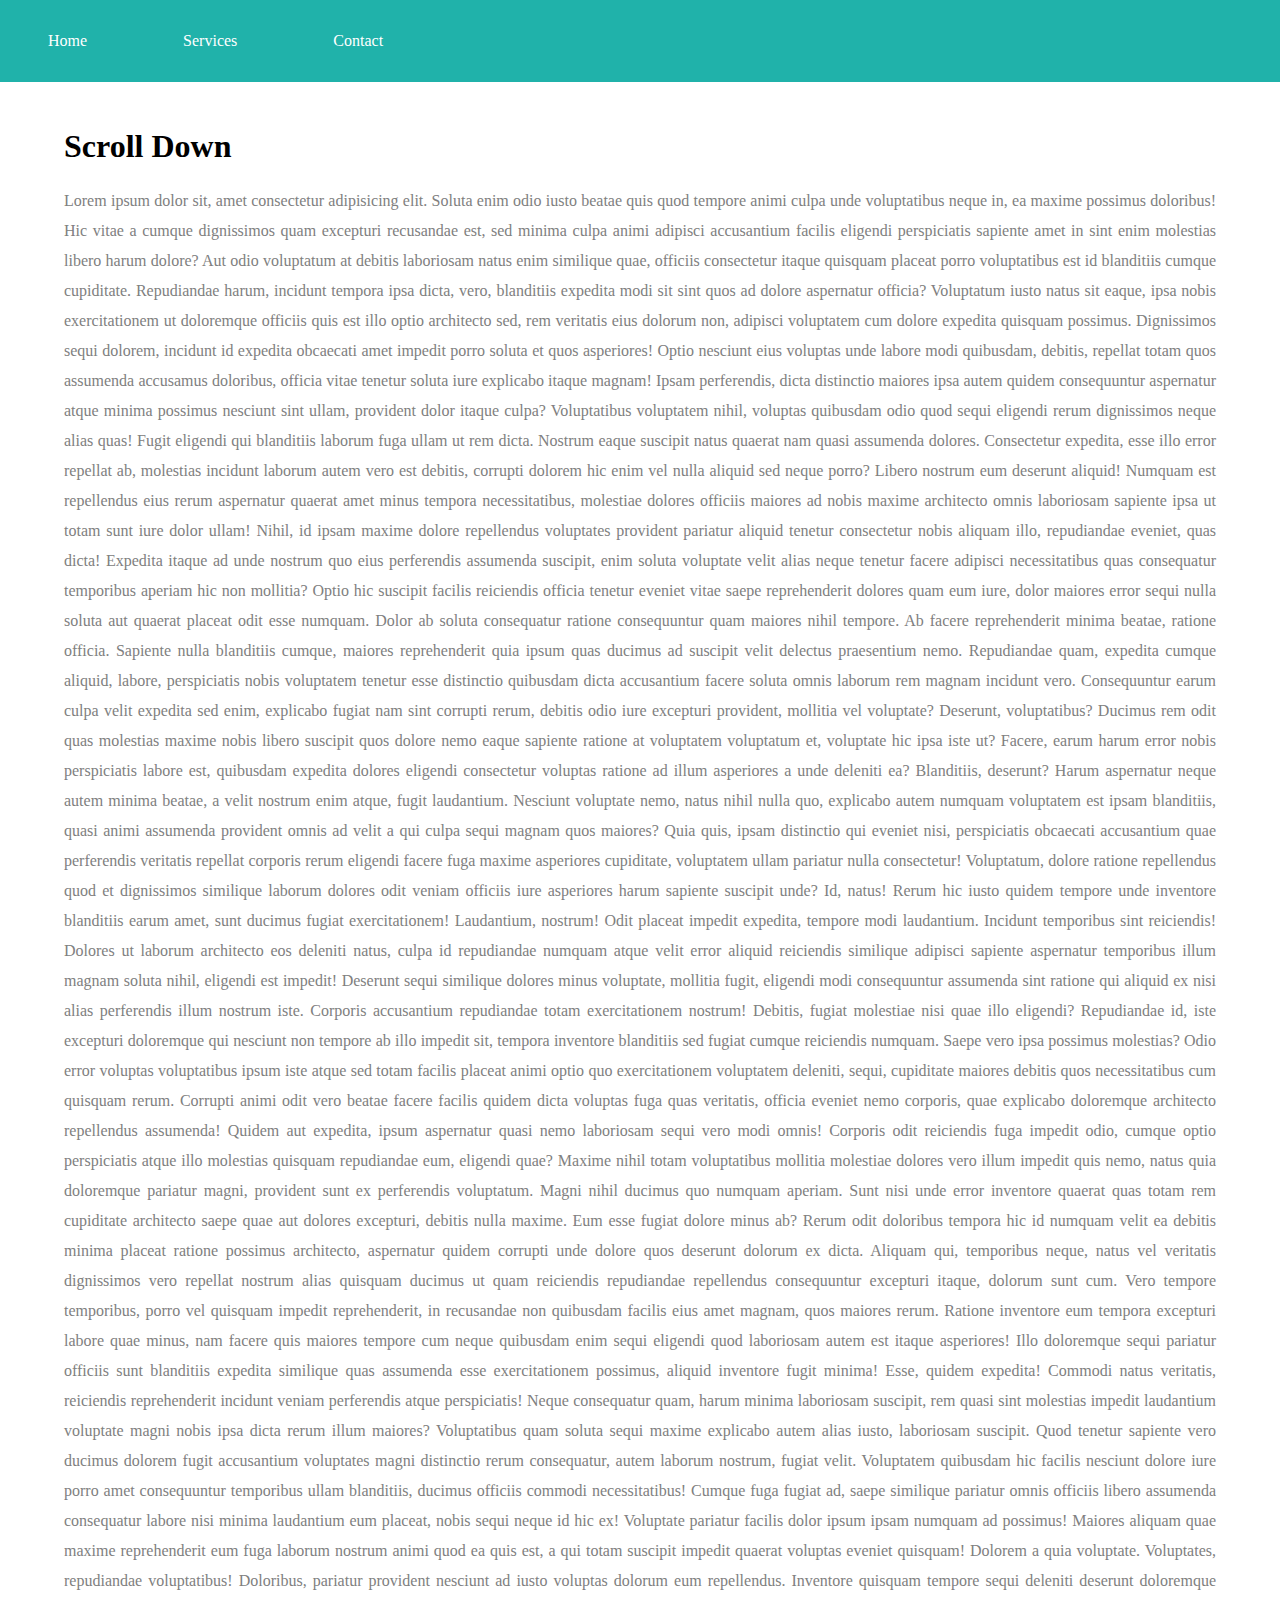
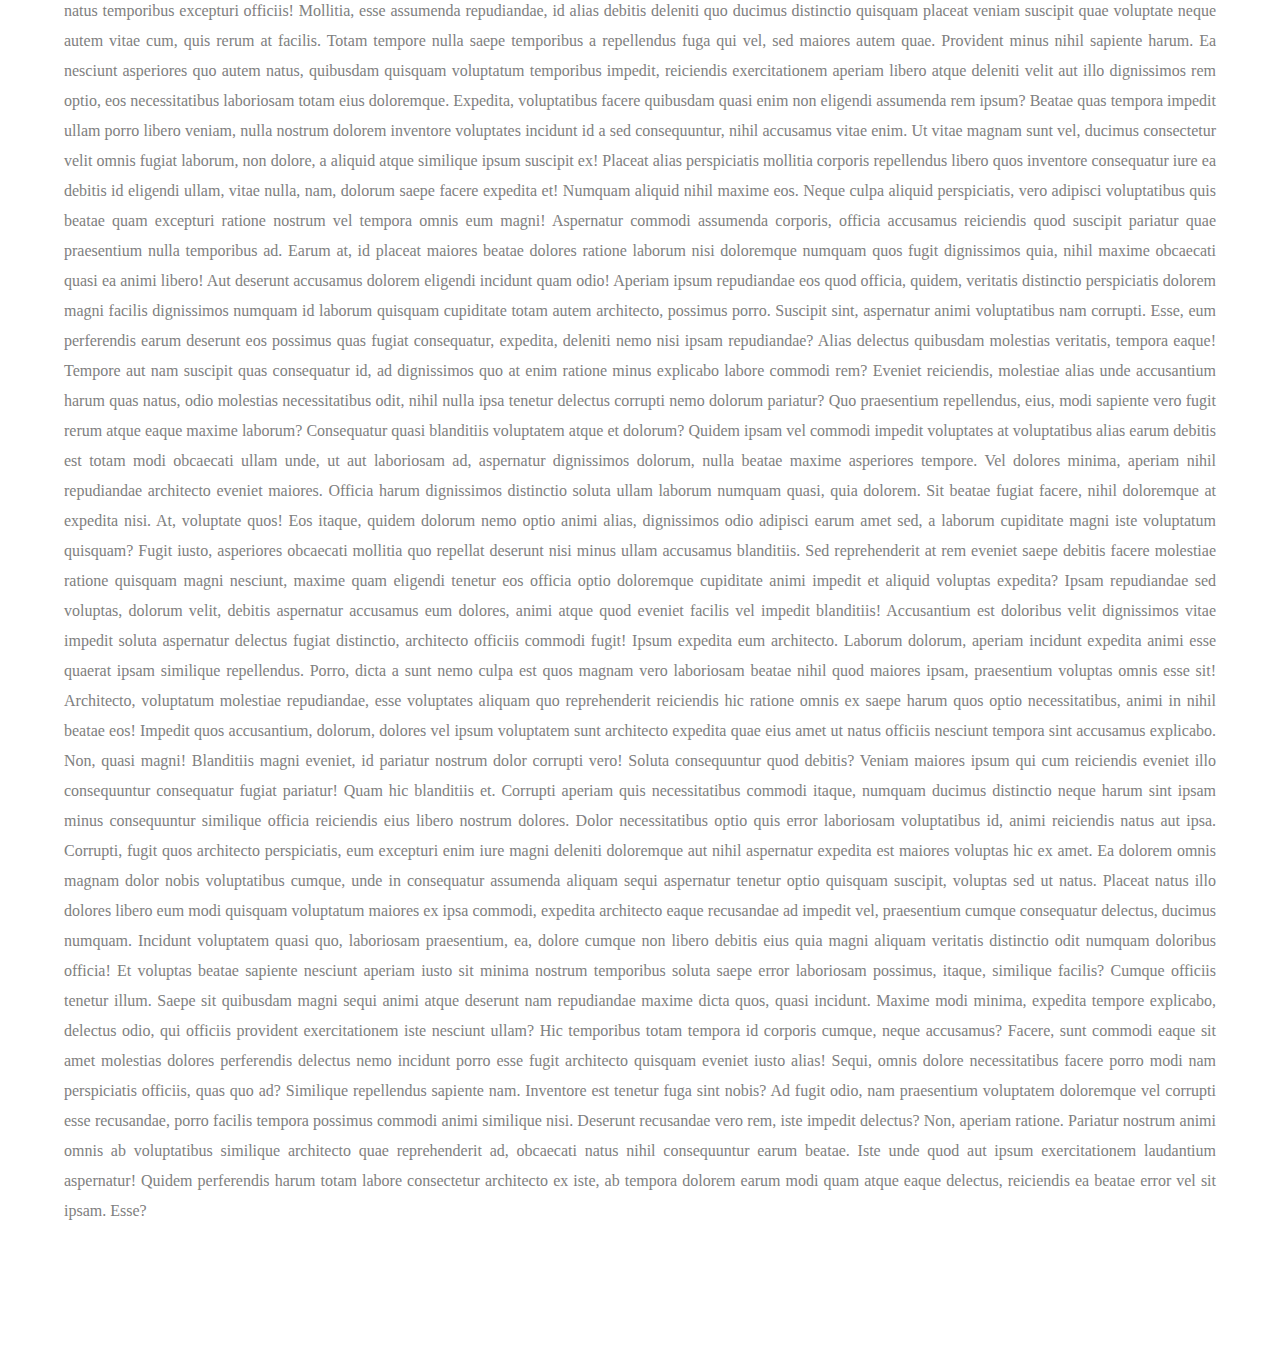
<file: navbar scroll/index.html>
<!DOCTYPE html>
<html lang="en">
<head>
    <meta charset="UTF-8">
    <meta name="viewport" content="width=device-width, initial-scale=1.0">
    <meta http-equiv="X-UA-Compatible" content="ie=edge">
    <title>Document</title>
    <link rel="stylesheet" href="master.css">
</head>
<body>
    
    <div class="container"></div>
    <div id="navbar">
        <a href="#">Home</a>
        <a href="#">Services</a>
        <a href="#">Contact</a>
        
    </div>
    <div class="content">
        <h1>Scroll Down</h1>
        <p>Lorem ipsum dolor sit, amet consectetur adipisicing elit. Soluta enim odio iusto beatae quis quod tempore animi culpa unde voluptatibus neque in, ea maxime possimus doloribus! Hic vitae a cumque dignissimos quam excepturi recusandae est, sed minima culpa animi adipisci accusantium facilis eligendi perspiciatis sapiente amet in sint enim molestias libero harum dolore? Aut odio voluptatum at debitis laboriosam natus enim similique quae, officiis consectetur itaque quisquam placeat porro voluptatibus est id blanditiis cumque cupiditate. Repudiandae harum, incidunt tempora ipsa dicta, vero, blanditiis expedita modi sit sint quos ad dolore aspernatur officia? Voluptatum iusto natus sit eaque, ipsa nobis exercitationem ut doloremque officiis quis est illo optio architecto sed, rem veritatis eius dolorum non, adipisci voluptatem cum dolore expedita quisquam possimus. Dignissimos sequi dolorem, incidunt id expedita obcaecati amet impedit porro soluta et quos asperiores! Optio nesciunt eius voluptas unde labore modi quibusdam, debitis, repellat totam quos assumenda accusamus doloribus, officia vitae tenetur soluta iure explicabo itaque magnam! Ipsam perferendis, dicta distinctio maiores ipsa autem quidem consequuntur aspernatur atque minima possimus nesciunt sint ullam, provident dolor itaque culpa? Voluptatibus voluptatem nihil, voluptas quibusdam odio quod sequi eligendi rerum dignissimos neque alias quas! Fugit eligendi qui blanditiis laborum fuga ullam ut rem dicta. Nostrum eaque suscipit natus quaerat nam quasi assumenda dolores. Consectetur expedita, esse illo error repellat ab, molestias incidunt laborum autem vero est debitis, corrupti dolorem hic enim vel nulla aliquid sed neque porro? Libero nostrum eum deserunt aliquid! Numquam est repellendus eius rerum aspernatur quaerat amet minus tempora necessitatibus, molestiae dolores officiis maiores ad nobis maxime architecto omnis laboriosam sapiente ipsa ut totam sunt iure dolor ullam! Nihil, id ipsam maxime dolore repellendus voluptates provident pariatur aliquid tenetur consectetur nobis aliquam illo, repudiandae eveniet, quas dicta! Expedita itaque ad unde nostrum quo eius perferendis assumenda suscipit, enim soluta voluptate velit alias neque tenetur facere adipisci necessitatibus quas consequatur temporibus aperiam hic non mollitia? Optio hic suscipit facilis reiciendis officia tenetur eveniet vitae saepe reprehenderit dolores quam eum iure, dolor maiores error sequi nulla soluta aut quaerat placeat odit esse numquam. Dolor ab soluta consequatur ratione consequuntur quam maiores nihil tempore. Ab facere reprehenderit minima beatae, ratione officia. Sapiente nulla blanditiis cumque, maiores reprehenderit quia ipsum quas ducimus ad suscipit velit delectus praesentium nemo. Repudiandae quam, expedita cumque aliquid, labore, perspiciatis nobis voluptatem tenetur esse distinctio quibusdam dicta accusantium facere soluta omnis laborum rem magnam incidunt vero. Consequuntur earum culpa velit expedita sed enim, explicabo fugiat nam sint corrupti rerum, debitis odio iure excepturi provident, mollitia vel voluptate? Deserunt, voluptatibus? Ducimus rem odit quas molestias maxime nobis libero suscipit quos dolore nemo eaque sapiente ratione at voluptatem voluptatum et, voluptate hic ipsa iste ut? Facere, earum harum error nobis perspiciatis labore est, quibusdam expedita dolores eligendi consectetur voluptas ratione ad illum asperiores a unde deleniti ea? Blanditiis, deserunt? Harum aspernatur neque autem minima beatae, a velit nostrum enim atque, fugit laudantium. Nesciunt voluptate nemo, natus nihil nulla quo, explicabo autem numquam voluptatem est ipsam blanditiis, quasi animi assumenda provident omnis ad velit a qui culpa sequi magnam quos maiores? Quia quis, ipsam distinctio qui eveniet nisi, perspiciatis obcaecati accusantium quae perferendis veritatis repellat corporis rerum eligendi facere fuga maxime asperiores cupiditate, voluptatem ullam pariatur nulla consectetur! Voluptatum, dolore ratione repellendus quod et dignissimos similique laborum dolores odit veniam officiis iure asperiores harum sapiente suscipit unde? Id, natus! Rerum hic iusto quidem tempore unde inventore blanditiis earum amet, sunt ducimus fugiat exercitationem! Laudantium, nostrum! Odit placeat impedit expedita, tempore modi laudantium. Incidunt temporibus sint reiciendis! Dolores ut laborum architecto eos deleniti natus, culpa id repudiandae numquam atque velit error aliquid reiciendis similique adipisci sapiente aspernatur temporibus illum magnam soluta nihil, eligendi est impedit! Deserunt sequi similique dolores minus voluptate, mollitia fugit, eligendi modi consequuntur assumenda sint ratione qui aliquid ex nisi alias perferendis illum nostrum iste. Corporis accusantium repudiandae totam exercitationem nostrum! Debitis, fugiat molestiae nisi quae illo eligendi? Repudiandae id, iste excepturi doloremque qui nesciunt non tempore ab illo impedit sit, tempora inventore blanditiis sed fugiat cumque reiciendis numquam. Saepe vero ipsa possimus molestias? Odio error voluptas voluptatibus ipsum iste atque sed totam facilis placeat animi optio quo exercitationem voluptatem deleniti, sequi, cupiditate maiores debitis quos necessitatibus cum quisquam rerum. Corrupti animi odit vero beatae facere facilis quidem dicta voluptas fuga quas veritatis, officia eveniet nemo corporis, quae explicabo doloremque architecto repellendus assumenda! Quidem aut expedita, ipsum aspernatur quasi nemo laboriosam sequi vero modi omnis! Corporis odit reiciendis fuga impedit odio, cumque optio perspiciatis atque illo molestias quisquam repudiandae eum, eligendi quae? Maxime nihil totam voluptatibus mollitia molestiae dolores vero illum impedit quis nemo, natus quia doloremque pariatur magni, provident sunt ex perferendis voluptatum. Magni nihil ducimus quo numquam aperiam. Sunt nisi unde error inventore quaerat quas totam rem cupiditate architecto saepe quae aut dolores excepturi, debitis nulla maxime. Eum esse fugiat dolore minus ab? Rerum odit doloribus tempora hic id numquam velit ea debitis minima placeat ratione possimus architecto, aspernatur quidem corrupti unde dolore quos deserunt dolorum ex dicta. Aliquam qui, temporibus neque, natus vel veritatis dignissimos vero repellat nostrum alias quisquam ducimus ut quam reiciendis repudiandae repellendus consequuntur excepturi itaque, dolorum sunt cum. Vero tempore temporibus, porro vel quisquam impedit reprehenderit, in recusandae non quibusdam facilis eius amet magnam, quos maiores rerum. Ratione inventore eum tempora excepturi labore quae minus, nam facere quis maiores tempore cum neque quibusdam enim sequi eligendi quod laboriosam autem est itaque asperiores! Illo doloremque sequi pariatur officiis sunt blanditiis expedita similique quas assumenda esse exercitationem possimus, aliquid inventore fugit minima! Esse, quidem expedita! Commodi natus veritatis, reiciendis reprehenderit incidunt veniam perferendis atque perspiciatis! Neque consequatur quam, harum minima laboriosam suscipit, rem quasi sint molestias impedit laudantium voluptate magni nobis ipsa dicta rerum illum maiores? Voluptatibus quam soluta sequi maxime explicabo autem alias iusto, laboriosam suscipit. Quod tenetur sapiente vero ducimus dolorem fugit accusantium voluptates magni distinctio rerum consequatur, autem laborum nostrum, fugiat velit. Voluptatem quibusdam hic facilis nesciunt dolore iure porro amet consequuntur temporibus ullam blanditiis, ducimus officiis commodi necessitatibus! Cumque fuga fugiat ad, saepe similique pariatur omnis officiis libero assumenda consequatur labore nisi minima laudantium eum placeat, nobis sequi neque id hic ex! Voluptate pariatur facilis dolor ipsum ipsam numquam ad possimus! Maiores aliquam quae maxime reprehenderit eum fuga laborum nostrum animi quod ea quis est, a qui totam suscipit impedit quaerat voluptas eveniet quisquam! Dolorem a quia voluptate. Voluptates, repudiandae voluptatibus! Doloribus, pariatur provident nesciunt ad iusto voluptas dolorum eum repellendus. Inventore quisquam tempore sequi deleniti deserunt doloremque natus temporibus excepturi officiis! Mollitia, esse assumenda repudiandae, id alias debitis deleniti quo ducimus distinctio quisquam placeat veniam suscipit quae voluptate neque autem vitae cum, quis rerum at facilis. Totam tempore nulla saepe temporibus a repellendus fuga qui vel, sed maiores autem quae. Provident minus nihil sapiente harum. Ea nesciunt asperiores quo autem natus, quibusdam quisquam voluptatum temporibus impedit, reiciendis exercitationem aperiam libero atque deleniti velit aut illo dignissimos rem optio, eos necessitatibus laboriosam totam eius doloremque. Expedita, voluptatibus facere quibusdam quasi enim non eligendi assumenda rem ipsum? Beatae quas tempora impedit ullam porro libero veniam, nulla nostrum dolorem inventore voluptates incidunt id a sed consequuntur, nihil accusamus vitae enim. Ut vitae magnam sunt vel, ducimus consectetur velit omnis fugiat laborum, non dolore, a aliquid atque similique ipsum suscipit ex! Placeat alias perspiciatis mollitia corporis repellendus libero quos inventore consequatur iure ea debitis id eligendi ullam, vitae nulla, nam, dolorum saepe facere expedita et! Numquam aliquid nihil maxime eos. Neque culpa aliquid perspiciatis, vero adipisci voluptatibus quis beatae quam excepturi ratione nostrum vel tempora omnis eum magni! Aspernatur commodi assumenda corporis, officia accusamus reiciendis quod suscipit pariatur quae praesentium nulla temporibus ad. Earum at, id placeat maiores beatae dolores ratione laborum nisi doloremque numquam quos fugit dignissimos quia, nihil maxime obcaecati quasi ea animi libero! Aut deserunt accusamus dolorem eligendi incidunt quam odio! Aperiam ipsum repudiandae eos quod officia, quidem, veritatis distinctio perspiciatis dolorem magni facilis dignissimos numquam id laborum quisquam cupiditate totam autem architecto, possimus porro. Suscipit sint, aspernatur animi voluptatibus nam corrupti. Esse, eum perferendis earum deserunt eos possimus quas fugiat consequatur, expedita, deleniti nemo nisi ipsam repudiandae? Alias delectus quibusdam molestias veritatis, tempora eaque! Tempore aut nam suscipit quas consequatur id, ad dignissimos quo at enim ratione minus explicabo labore commodi rem? Eveniet reiciendis, molestiae alias unde accusantium harum quas natus, odio molestias necessitatibus odit, nihil nulla ipsa tenetur delectus corrupti nemo dolorum pariatur? Quo praesentium repellendus, eius, modi sapiente vero fugit rerum atque eaque maxime laborum? Consequatur quasi blanditiis voluptatem atque et dolorum? Quidem ipsam vel commodi impedit voluptates at voluptatibus alias earum debitis est totam modi obcaecati ullam unde, ut aut laboriosam ad, aspernatur dignissimos dolorum, nulla beatae maxime asperiores tempore. Vel dolores minima, aperiam nihil repudiandae architecto eveniet maiores. Officia harum dignissimos distinctio soluta ullam laborum numquam quasi, quia dolorem. Sit beatae fugiat facere, nihil doloremque at expedita nisi. At, voluptate quos! Eos itaque, quidem dolorum nemo optio animi alias, dignissimos odio adipisci earum amet sed, a laborum cupiditate magni iste voluptatum quisquam? Fugit iusto, asperiores obcaecati mollitia quo repellat deserunt nisi minus ullam accusamus blanditiis. Sed reprehenderit at rem eveniet saepe debitis facere molestiae ratione quisquam magni nesciunt, maxime quam eligendi tenetur eos officia optio doloremque cupiditate animi impedit et aliquid voluptas expedita? Ipsam repudiandae sed voluptas, dolorum velit, debitis aspernatur accusamus eum dolores, animi atque quod eveniet facilis vel impedit blanditiis! Accusantium est doloribus velit dignissimos vitae impedit soluta aspernatur delectus fugiat distinctio, architecto officiis commodi fugit! Ipsum expedita eum architecto. Laborum dolorum, aperiam incidunt expedita animi esse quaerat ipsam similique repellendus. Porro, dicta a sunt nemo culpa est quos magnam vero laboriosam beatae nihil quod maiores ipsam, praesentium voluptas omnis esse sit! Architecto, voluptatum molestiae repudiandae, esse voluptates aliquam quo reprehenderit reiciendis hic ratione omnis ex saepe harum quos optio necessitatibus, animi in nihil beatae eos! Impedit quos accusantium, dolorum, dolores vel ipsum voluptatem sunt architecto expedita quae eius amet ut natus officiis nesciunt tempora sint accusamus explicabo. Non, quasi magni! Blanditiis magni eveniet, id pariatur nostrum dolor corrupti vero! Soluta consequuntur quod debitis? Veniam maiores ipsum qui cum reiciendis eveniet illo consequuntur consequatur fugiat pariatur! Quam hic blanditiis et. Corrupti aperiam quis necessitatibus commodi itaque, numquam ducimus distinctio neque harum sint ipsam minus consequuntur similique officia reiciendis eius libero nostrum dolores. Dolor necessitatibus optio quis error laboriosam voluptatibus id, animi reiciendis natus aut ipsa. Corrupti, fugit quos architecto perspiciatis, eum excepturi enim iure magni deleniti doloremque aut nihil aspernatur expedita est maiores voluptas hic ex amet. Ea dolorem omnis magnam dolor nobis voluptatibus cumque, unde in consequatur assumenda aliquam sequi aspernatur tenetur optio quisquam suscipit, voluptas sed ut natus. Placeat natus illo dolores libero eum modi quisquam voluptatum maiores ex ipsa commodi, expedita architecto eaque recusandae ad impedit vel, praesentium cumque consequatur delectus, ducimus numquam. Incidunt voluptatem quasi quo, laboriosam praesentium, ea, dolore cumque non libero debitis eius quia magni aliquam veritatis distinctio odit numquam doloribus officia! Et voluptas beatae sapiente nesciunt aperiam iusto sit minima nostrum temporibus soluta saepe error laboriosam possimus, itaque, similique facilis? Cumque officiis tenetur illum. Saepe sit quibusdam magni sequi animi atque deserunt nam repudiandae maxime dicta quos, quasi incidunt. Maxime modi minima, expedita tempore explicabo, delectus odio, qui officiis provident exercitationem iste nesciunt ullam? Hic temporibus totam tempora id corporis cumque, neque accusamus? Facere, sunt commodi eaque sit amet molestias dolores perferendis delectus nemo incidunt porro esse fugit architecto quisquam eveniet iusto alias! Sequi, omnis dolore necessitatibus facere porro modi nam perspiciatis officiis, quas quo ad? Similique repellendus sapiente nam. Inventore est tenetur fuga sint nobis? Ad fugit odio, nam praesentium voluptatem doloremque vel corrupti esse recusandae, porro facilis tempora possimus commodi animi similique nisi. Deserunt recusandae vero rem, iste impedit delectus? Non, aperiam ratione. Pariatur nostrum animi omnis ab voluptatibus similique architecto quae reprehenderit ad, obcaecati natus nihil consequuntur earum beatae. Iste unde quod aut ipsum exercitationem laudantium aspernatur! Quidem perferendis harum totam labore consectetur architecto ex iste, ab tempora dolorem earum modi quam atque eaque delectus, reiciendis ea beatae error vel sit ipsam. Esse?</p>
    </div>

    <Script>
        var prevScrollpos = window.pageYOffset;
        window.onscroll = function(){
            var currentScrollpos = window.pageYOffset;
            if(prevScrollpos > currentScrollpos){
                document.getElementById("navbar").style.top = "0";
            }else{
                document.getElementById("navbar").style.top = "-100px";
            }
            prevScrollpos = currentScrollpos;
        }
    </Script>
</body>
</html>
</file>
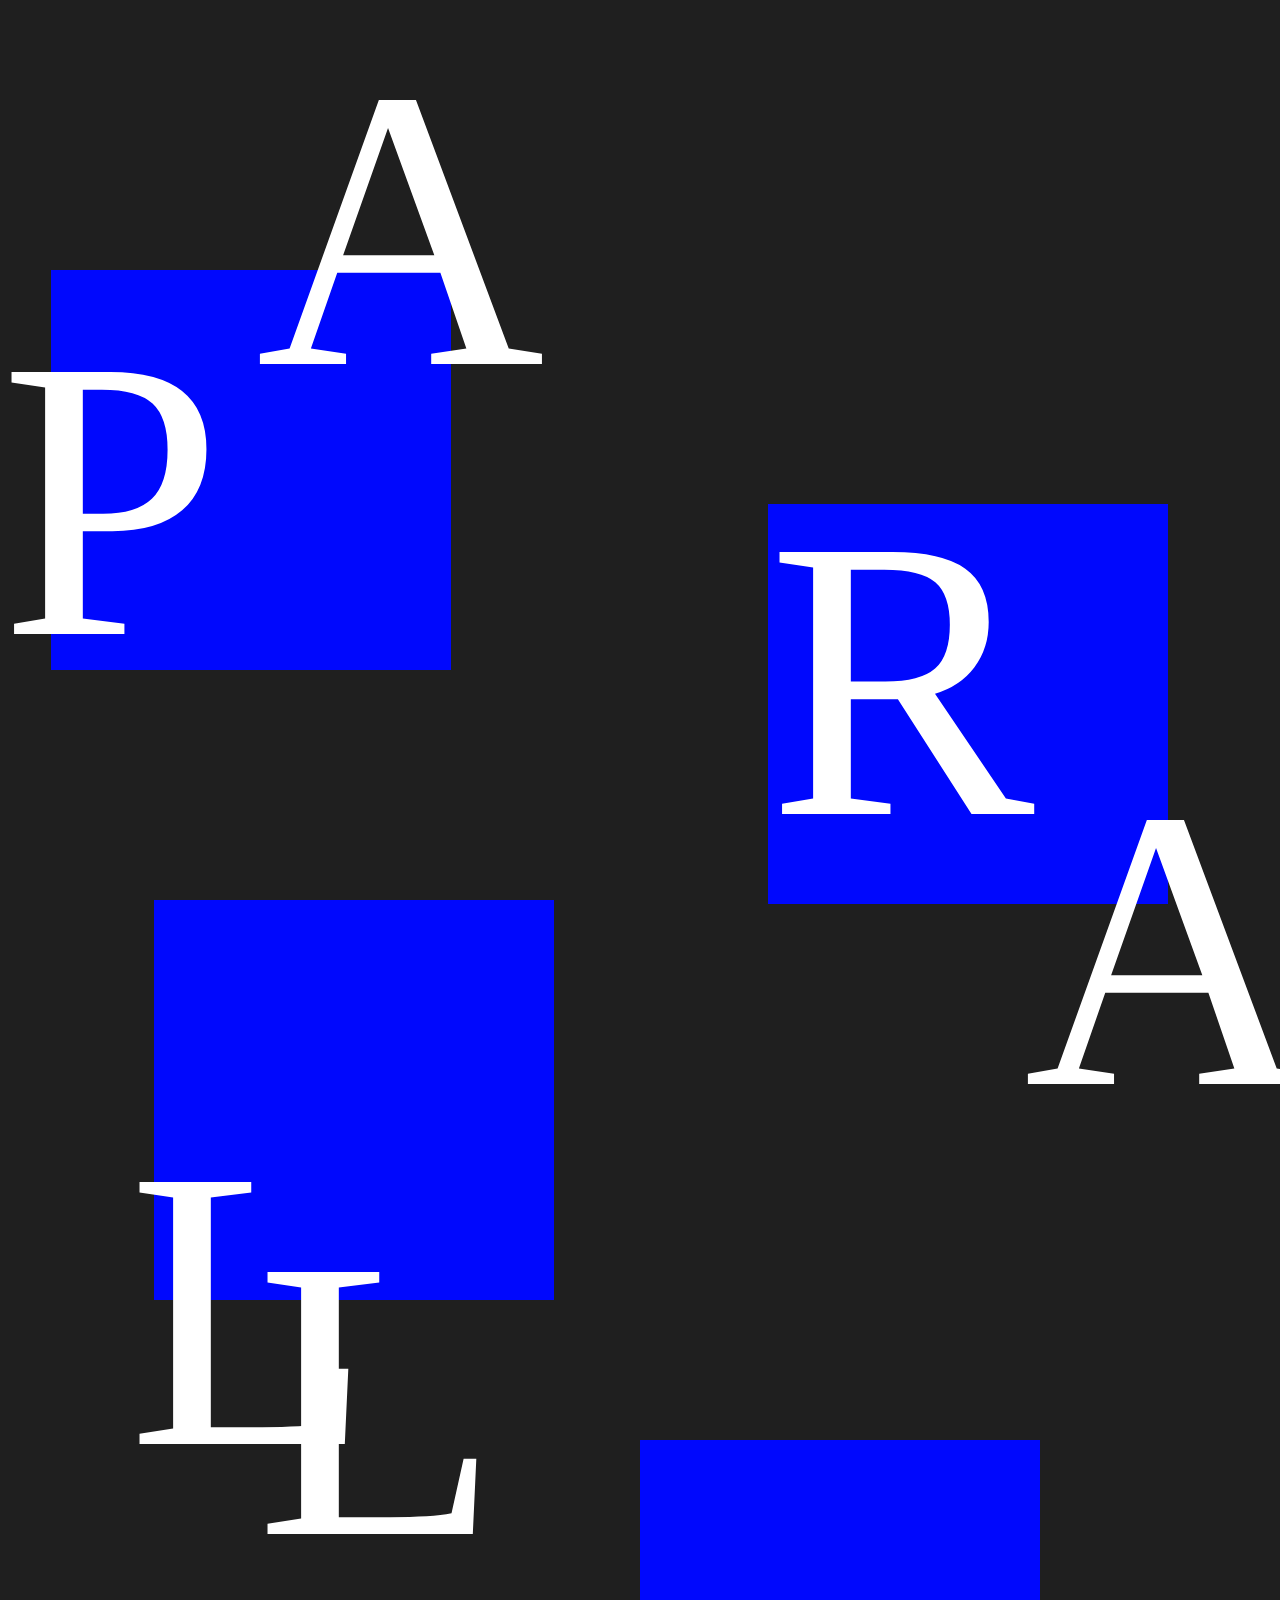
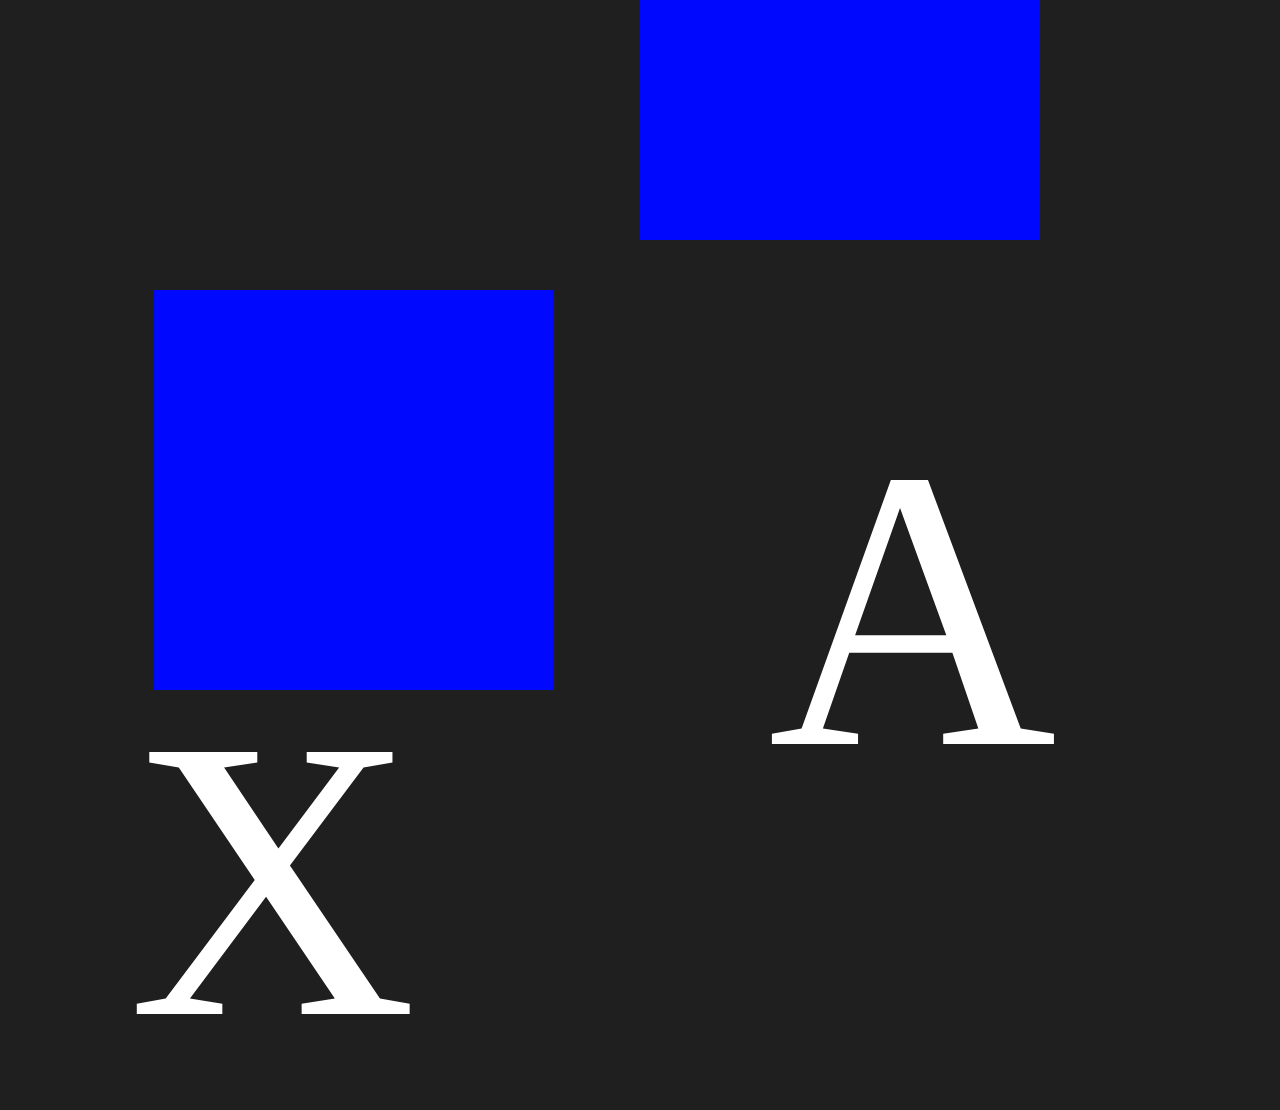
<file: Parallax Effect Using RellaxJS/index.html>
<!DOCTYPE html>
<html lang="en">
<head>
      <meta charset="UTF-8">
      <meta name="viewport" content="width=device-width, initial-scale=1.0">
      <meta http-equiv="X-UA-Compatible" content="ie=edge">
      <title>Parallax Effect | RellaxJS</title>
      <link rel="stylesheet" href="main.css">
      <!-- RellaxJS (Link in description) -->
      <script src="rellax.js"></script>
</head>
<body>

      <!-- Boxes behind the letters -->
      <div class="box1"></div>
      <div class="box2"></div>
      <div class="box3"></div>
      <div class="box4"></div>
      <div class="box5"></div>


      <!-- Letters -->
      <div class="letter1 rellax" data-rellax-speed="8">P</div>
      <div class="letter2 rellax" data-rellax-speed="1">A</div>
      <div class="letter3 rellax" data-rellax-speed="6">R</div>
      <div class="letter4 rellax" data-rellax-speed="8">A</div>
      <div class="letter5 rellax" data-rellax-speed="10">L</div>
      <div class="letter6 rellax" data-rellax-speed="4">L</div>
      <div class="letter7 rellax" data-rellax-speed="6">A</div>
      <div class="letter8 rellax" data-rellax-speed="6">X</div>

<script type="text/javascript">

      var rellax = new Rellax('.rellax');

</script>


</body>
</html>
</file>
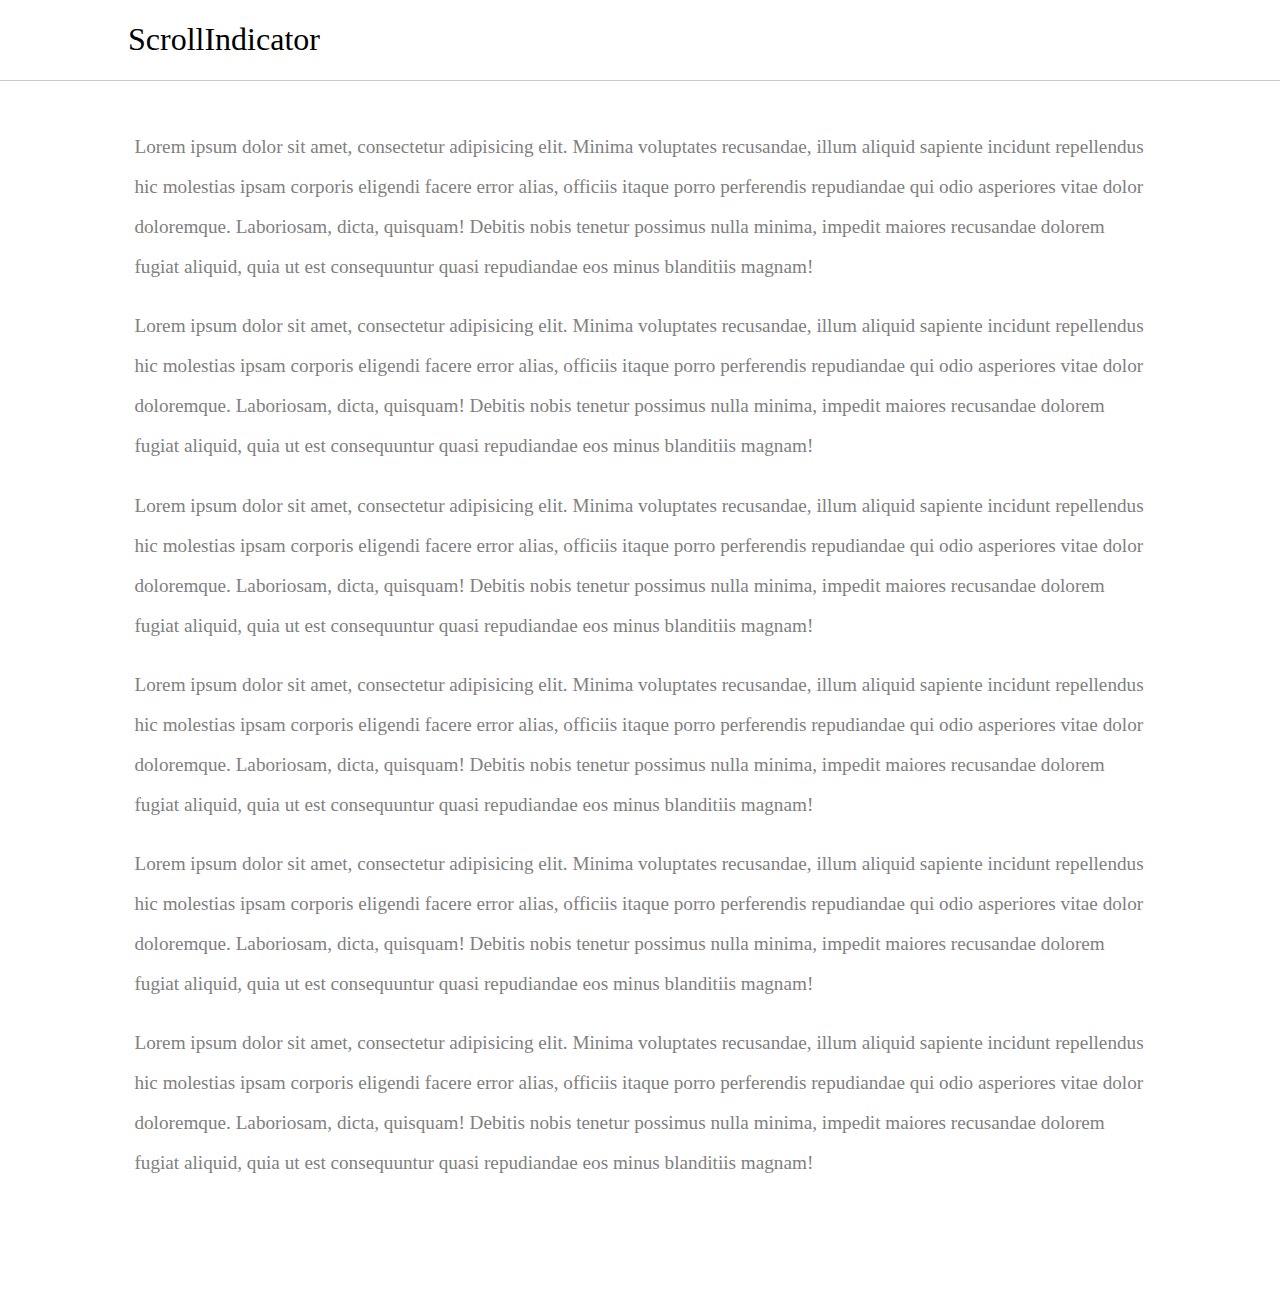
<file: Scroll Indicator Using JavaScript/index.html>
<!DOCTYPE html>
<html lang="en">
<head>
     <meta charset="UTF-8">
     <meta name="viewport" content="width=device-width, initial-scale=1.0">
     <meta http-equiv="X-UA-Compatible" content="ie=edge">
     <title>Scroll Indicator</title>
     <link rel="stylesheet" href="main.css">
     <script src="https://code.jquery.com/jquery-3.3.1.js"></script>
</head>
<body>

     <header>
          <div class="header-proper">
               <h1 class="logo">ScrollIndicator</h1>
          </div>
          <div class="scroll-line"></div>
     </header>

     <div class="main">
          <div class="content">
               <p>Lorem ipsum dolor sit amet, consectetur adipisicing elit. Minima voluptates recusandae, illum aliquid sapiente incidunt repellendus hic molestias ipsam corporis eligendi facere error alias, officiis itaque porro perferendis repudiandae qui odio asperiores vitae dolor doloremque. Laboriosam, dicta, quisquam! Debitis nobis tenetur possimus nulla minima, impedit maiores recusandae dolorem fugiat aliquid, quia ut est consequuntur quasi repudiandae eos minus blanditiis magnam!</p>
               <p>Lorem ipsum dolor sit amet, consectetur adipisicing elit. Minima voluptates recusandae, illum aliquid sapiente incidunt repellendus hic molestias ipsam corporis eligendi facere error alias, officiis itaque porro perferendis repudiandae qui odio asperiores vitae dolor doloremque. Laboriosam, dicta, quisquam! Debitis nobis tenetur possimus nulla minima, impedit maiores recusandae dolorem fugiat aliquid, quia ut est consequuntur quasi repudiandae eos minus blanditiis magnam!</p>
               <p>Lorem ipsum dolor sit amet, consectetur adipisicing elit. Minima voluptates recusandae, illum aliquid sapiente incidunt repellendus hic molestias ipsam corporis eligendi facere error alias, officiis itaque porro perferendis repudiandae qui odio asperiores vitae dolor doloremque. Laboriosam, dicta, quisquam! Debitis nobis tenetur possimus nulla minima, impedit maiores recusandae dolorem fugiat aliquid, quia ut est consequuntur quasi repudiandae eos minus blanditiis magnam!</p>
               <p>Lorem ipsum dolor sit amet, consectetur adipisicing elit. Minima voluptates recusandae, illum aliquid sapiente incidunt repellendus hic molestias ipsam corporis eligendi facere error alias, officiis itaque porro perferendis repudiandae qui odio asperiores vitae dolor doloremque. Laboriosam, dicta, quisquam! Debitis nobis tenetur possimus nulla minima, impedit maiores recusandae dolorem fugiat aliquid, quia ut est consequuntur quasi repudiandae eos minus blanditiis magnam!</p>
               <p>Lorem ipsum dolor sit amet, consectetur adipisicing elit. Minima voluptates recusandae, illum aliquid sapiente incidunt repellendus hic molestias ipsam corporis eligendi facere error alias, officiis itaque porro perferendis repudiandae qui odio asperiores vitae dolor doloremque. Laboriosam, dicta, quisquam! Debitis nobis tenetur possimus nulla minima, impedit maiores recusandae dolorem fugiat aliquid, quia ut est consequuntur quasi repudiandae eos minus blanditiis magnam!</p>
               <p>Lorem ipsum dolor sit amet, consectetur adipisicing elit. Minima voluptates recusandae, illum aliquid sapiente incidunt repellendus hic molestias ipsam corporis eligendi facere error alias, officiis itaque porro perferendis repudiandae qui odio asperiores vitae dolor doloremque. Laboriosam, dicta, quisquam! Debitis nobis tenetur possimus nulla minima, impedit maiores recusandae dolorem fugiat aliquid, quia ut est consequuntur quasi repudiandae eos minus blanditiis magnam!</p>
          </div>
     </div>

     <script type="text/javascript">

     $(window).scroll(function() {
     var wintop = $(window).scrollTop(), docheight =

     $(document).height(), winheight = $(window).height();
     var scrolled = (wintop/(docheight-winheight))*100;

     $('.scroll-line').css('width', (scrolled + '%'));
});

     </script>

</body>
</html>
</file>
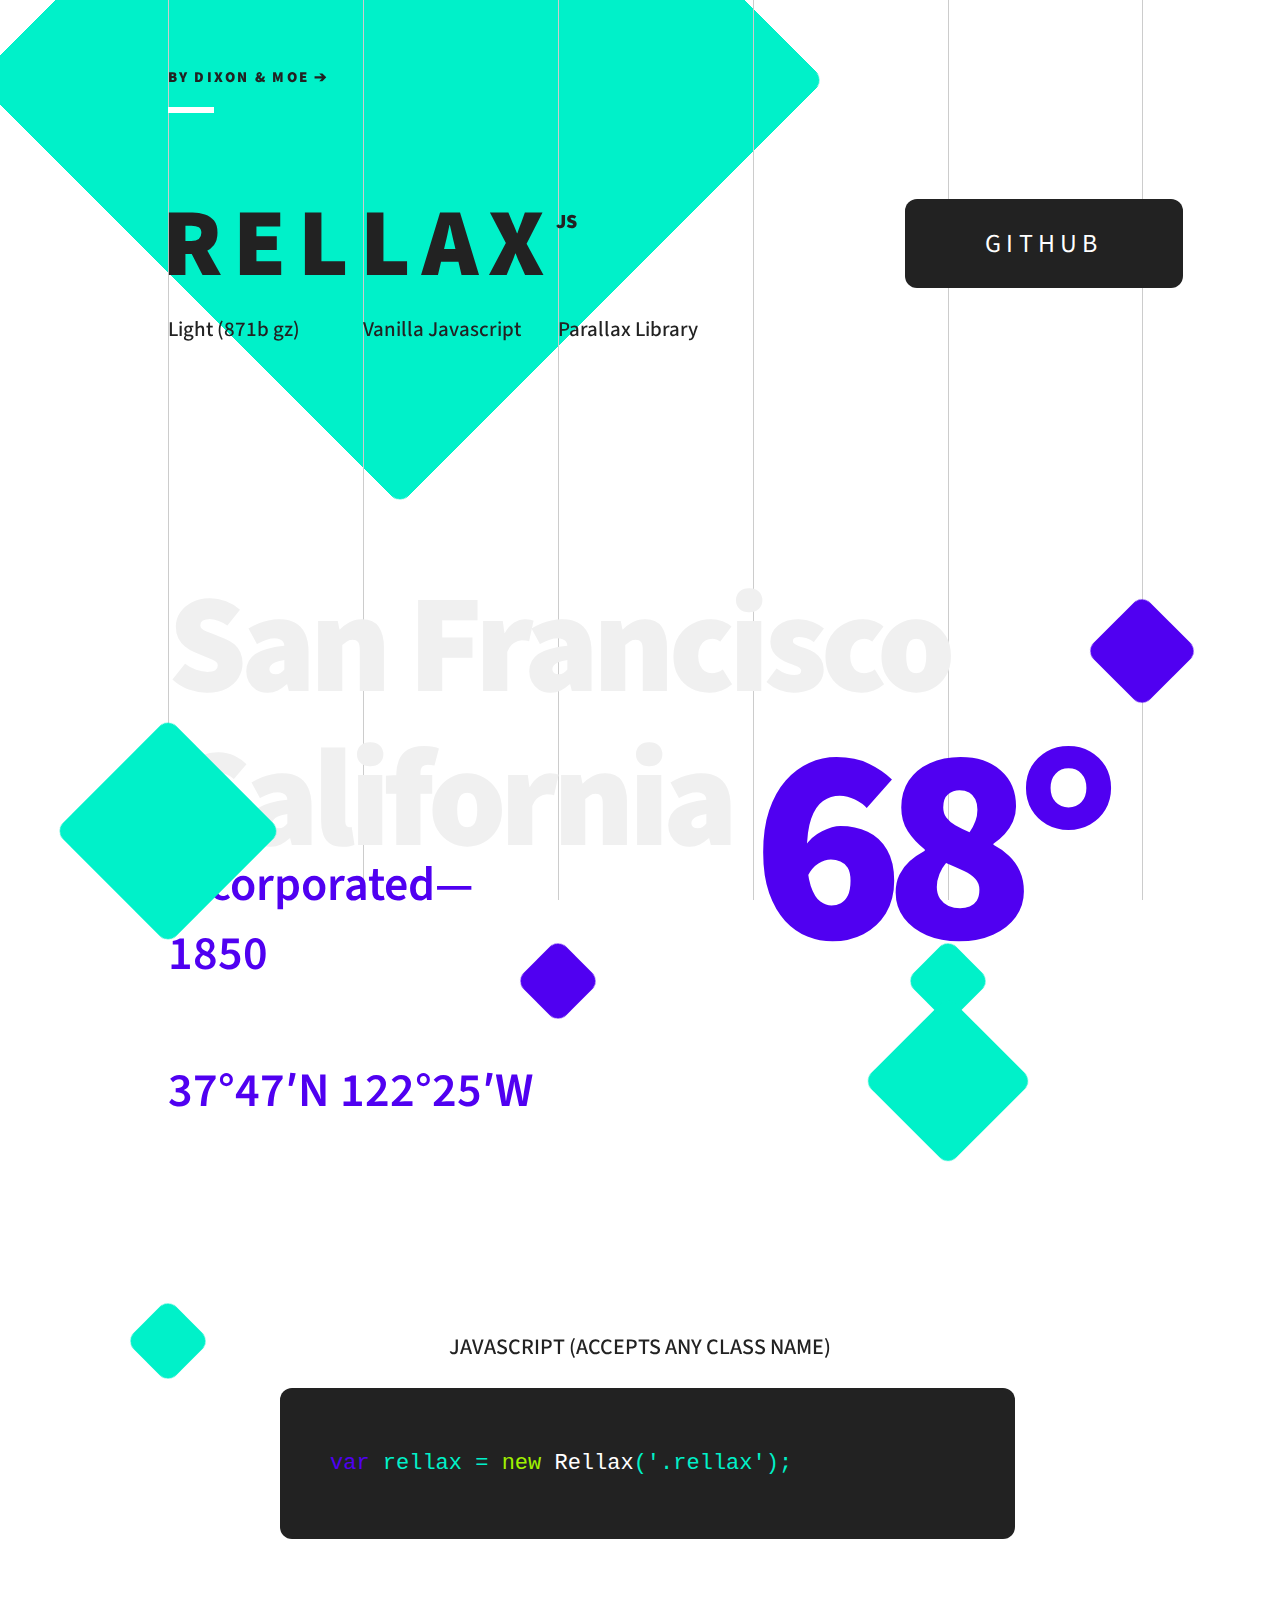
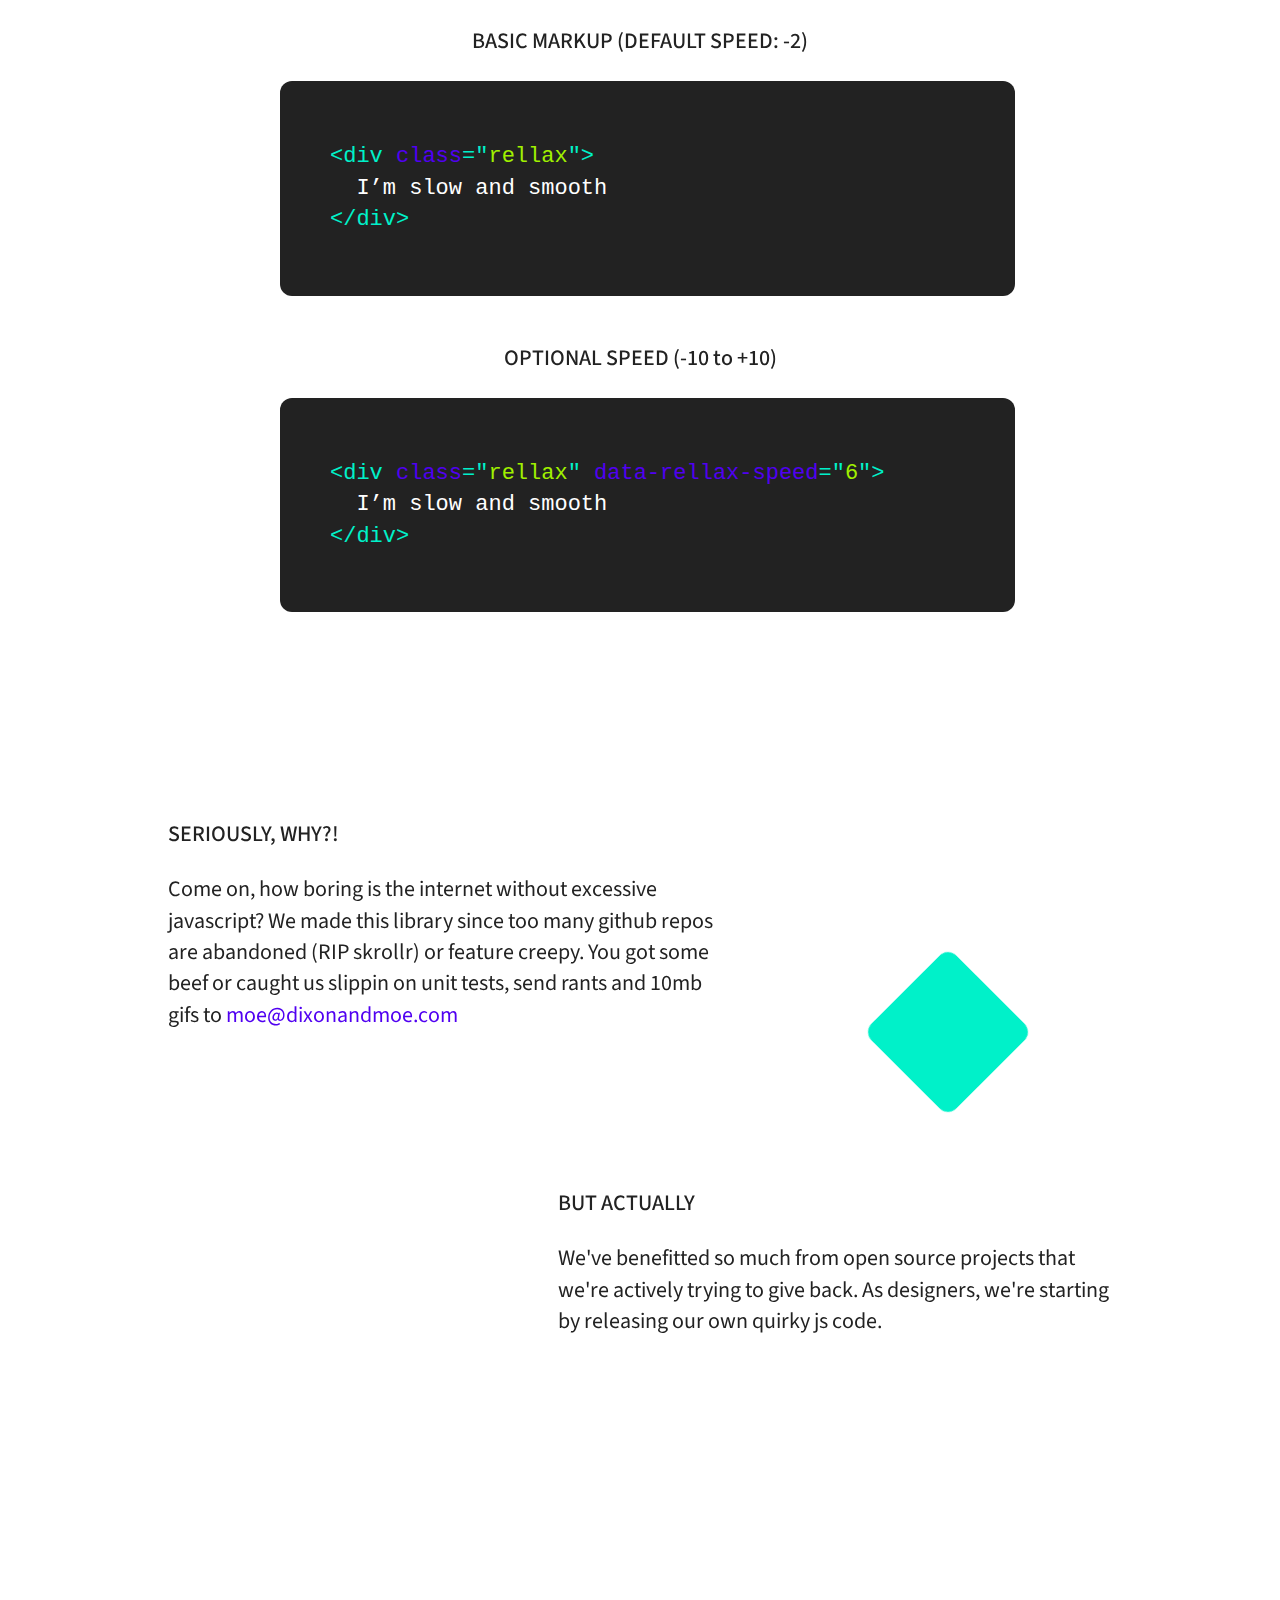
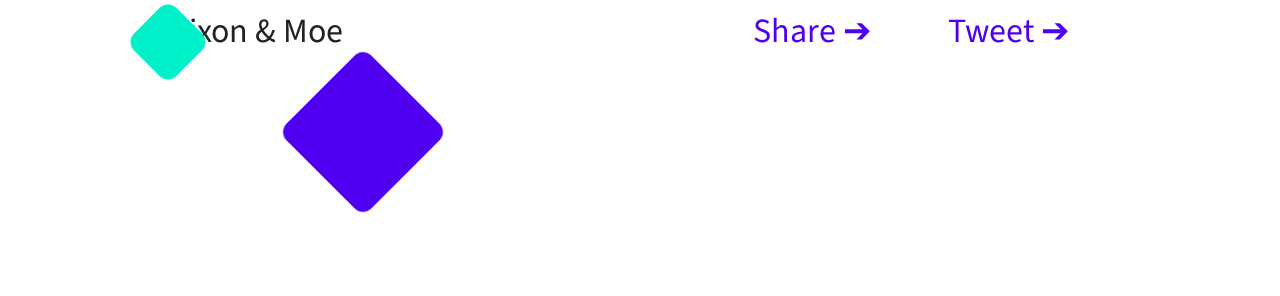
<file: Parallax Effect Using RellaxJS/rellax-master/demo.html>
<!DOCTYPE html>
<html>
  <head>
    <meta charset="utf-8">
    <meta http-equiv="X-UA-Compatible" content="IE=edge,chrome=1">
    <title>Vanilla Javascript Parallax Library - Rellax.js</title>
    <meta name="description" content="">
    <meta name="viewport" content="width=device-width">

    <link href='https://fonts.googleapis.com/css?family=Source+Sans+Pro:600,700,900' rel='stylesheet' type='text/css'>

    <!-- Booooooootstrap -->
    <link rel="stylesheet" href="css/bootstrap.min.css">

    <!-- Styles -->
    <link rel="stylesheet" type="text/css" href="css/main.css">

    <!--[if lt IE 9]>
    <script src="//html5shiv.googlecode.com/svn/trunk/html5.js"></script>
    <script>window.html5 || document.write('<script src="js/vendor/html5shiv.js"><\/script>')</script>
    <![endif]-->
  </head>

  <body>
    <div class="grid">
      <div class="container">
        <div class="row">
          <div class="col-md-offset-1 col-md-2">
            <div class="grid-line"></div>
          </div>
          <div class="col-md-2">
            <div class="grid-line"></div>
          </div>
          <div class="col-md-2">
            <div class="grid-line"></div>
          </div>
          <div class="col-md-2">
            <div class="grid-line"></div>
          </div>
          <div class="col-md-2">
            <div class="grid-line" style="margin-right:-30px;border-right:1px solid #ccc"></div>
          </div>
        </div>
      </div>
    </div>

    <div class="fixed-top rellax" data-rellax-speed="-2"
      style="transform: rotate(45deg);"
    >
    </div>

    <main class="main">
      <header>
        <div class="container">
          <div class="row">
            <div class="col-md-offset-1 col-md-11">
              <a href="http://dixonandmoe.com/">
                <h2>BY DIXON & MOE <span>➔</span></h2>
              </a>
              <div class="white-block"></div>
            </div>
          </div>
          <div class="title">
            <div class="row">
              <div class="col-md-offset-1 col-md-6">
                <h1>RELLAX<span>JS</span></h1>
              </div>
              <div class="col-md-4 text-right">
                <a href="https://github.com/dixonandmoe/rellax">GITHUB</a>
              </div>
            </div>
          </div>
          <div class="subtitle">
            <div class="row">
              <div class="col-md-offset-1 col-md-2">
                <h3>Light (871b gz)</h3>
              </div>
              <div class="col-md-2">
                <h3>Vanilla Javascript</h3>
              </div>
              <div class="col-md-2">
                <h3>Parallax Library</h3>
              </div>
          </div>
        </div>
      </header>


      <section class="section san-francisco">
        <div class="absolute">
          <div class="container">
            <div class="row">
              <div class="col-md-offset-1 col-md-11">
                <h2 class="rellax" data-rellax-speed="-3">San Francisco<br>California</h2>
              </div>
            </div>
          </div>
        </div>

        <div class="absolute above">
          <div class="container">
            <div class="row">

              <div class="col-md-offset-1 col-md-2">
                <div class="lg-green rellax"
                  data-rellax-speed="2"
                  style="transform: rotate(45deg);">
                </div>
                <div class="sm-green rellax"
                  data-rellax-speed="5"
                  style="transform: rotate(45deg);">
                </div>
              </div>

              <div class="col-md-offset-2 col-md-1">
                <div class="sm-purple rellax"
                  data-rellax-speed="2"
                  style="transform: rotate(45deg);">
                </div>
              </div>

              <div class="col-md-offset-3 col-md-1">
                <div class="xs-green rellax"
                  data-rellax-speed="5"
                  style="transform: rotate(45deg);">
                </div>
                <div class="md-green rellax"
                  data-rellax-speed="1"
                  style="transform: rotate(45deg);">
                </div>
              </div>

              <div class="col-md-1">
                <div class="lg-purple rellax"
                  data-rellax-speed="3"
                  style="transform: rotate(45deg);">
                </div>
              </div>

            </div>
          </div>
        </div>


        <div class="container">

          <div class="row">
            <div class="col-md-offset-1 col-md-5">
              <div class="date">
                Incorporated—<br>
                1850<br><br>
                37°47′N 122°25′W
              </div>
            </div>
            <div class="col-md-offset-1 col-md-4">
              <div class="temp">
                68°
              </div>
            </div>
          </div>
        </div>


      </section>


      <section class="section">

      </section>


      <section class="section">
        <div style="margin-top: 200px">
          <div class="container">

              <div class="row">
                <div class="col-md-12 text-center">
                  <h4>JAVASCRIPT (ACCEPTS ANY CLASS NAME)</h4>
                </div>
              </div>

              <div class="row">
                <div class="col-md-offset-2 col-md-8">
                  <div class="text-editor">
                    <code>
                      <span class="purple">var</span> rellax = <span class="green">new</span> <span class="white">Rellax</span>('.rellax');
                    </code>
                  </div>
                </div>
              </div>


              <div class="row">
                <div class="col-md-12 text-center" style="margin-top:80px">
                  <h4>BASIC MARKUP (DEFAULT SPEED: -2)</h4>
                </div>
              </div>

              <div class="row">
                <div class="col-md-offset-2 col-md-8">
                  <div class="text-editor">
                    <code>
                      &lt;div <span class="purple">class</span>="<span class="green">rellax</span>"&gt;<br>
                      <span class="white">&nbsp;&nbsp;I’m slow and smooth</span><br>
                      &lt;/div&gt;
                    </code>
                  </div>
                </div>
              </div>


              <div class="row">
                <div class="col-md-12 text-center" style="margin-top:40px">
                  <h4>OPTIONAL SPEED (-10 to +10)</h4>
                </div>
              </div>

              <div class="row">
                <div class="col-md-offset-2 col-md-8">
                  <div class="text-editor">
                    <code>
                      &lt;div <span class="purple">class</span>="<span class="green">rellax</span>" <span class="purple">data-rellax-speed</span>="<span class="green">6</span>"&gt;<br>
                      <span class="white">&nbsp;&nbsp;I’m slow and smooth</span><br>
                      &lt;/div&gt;
                    </code>
                  </div>
                </div>
              </div>

            </div>
          </div>
        </div>
      </section>



      <section class="section">

        <div class="absolute above" style="pointer-events: none;">
          <div class="container">
            <div class="row">

              <div class="col-md-offset-1 col-md-2">
                <div class="bt-green rellax"
                  data-rellax-speed="5"
                  style="transform: rotate(45deg);">
                </div>
              </div>

              <div class="col-md-offset-0 col-md-1">
                <div class="md-dixonandmoe rellax"
                  data-rellax-speed="2"
                  style="transform: rotate(45deg);">
                </div>
              </div>

              <div class="col-md-offset-5 col-md-1">
                <div class="md-twitter rellax"
                  data-rellax-speed="1"
                  style="transform: rotate(45deg);">
                </div>
              </div>

              <div class="col-md-1">
                <div class="md-facebook rellax"
                  data-rellax-speed="3"
                  data-rellax-percentage="0.5"
                  style="transform: rotate(45deg);">
                </div>
              </div>

            </div>
          </div>
        </div>

        <div class="copy" style="margin-top: 200px;margin-bottom: 500px">
          <div class="container">
            <div class="row">
              <div class="col-md-offset-1 col-md-6">
                <h4>SERIOUSLY, WHY?!</h4>
                <p>Come on, how boring is the internet without excessive javascript? We made this library since too many github repos are abandoned (RIP skrollr) or feature creepy. You got some beef or caught us slippin on unit tests, send rants and 10mb gifs to <a href="mailto:moe@dixonandmoe.">moe@dixonandmoe.com</a></p>
              </div>
            </div>

            <div class="row" style="margin-top: 140px">
              <div class="col-md-offset-5 col-md-6">
                <h4>BUT ACTUALLY</h4>
                <p>We've benefitted so much from open source projects that we're actively trying to give back. As designers, we're starting by releasing our own quirky js code.</p>
              </div>
            </div>
          </div>
      </section>

      <section class="share">
        <div class="container">
          <div class="row">
            <div class="col-md-offset-1 col-md-3">
              <a class="dam" href="http://dixonandmoe.com/">Dixon &amp; Moe</a>
            </div>
            <div class="col-md-offset-3 col-md-2">
              <a href="https://www.facebook.com/sharer/sharer.php?u=http://dixonandmoe.com/rellax/">Share <span>➔</span></a>
            </div>
            <div class="col-md-offset-0 col-md-2">
              <a href="https://twitter.com/share?url=http://dixonandmoe.com/rellax/">Tweet <span>➔</span></a>
            </div>
          </div>
      </section>

    </main>


    <!-- javascript -->
    <script type="text/javascript" src="rellax.js"></script>
    <script>
    	var rellax = new Rellax('.rellax', {
        // center: true
        callback: function(position) {
            // callback every position change
            console.log(position);
        }
      });
    </script>



  </body>
</html>
</file>
<file: navbar scroll/master.css>
body {
    margin: 0;
    background: #fff;
    font-family: Poppins;
}

#navbar {
    background: lightseagreen;
    position: fixed;
    top: 0;
    width: 100%;
    display: block;
    transition: top 0.8s;
}

#navbar a {
    float: left;
    display: block;
    color: #fff;
    font-weight: 300;
    text-decoration: none;
    margin: 2em 3em;
    font-size: 16px;
}

hi {
    font-weight: 300;

}

.content{
    margin: 8em 4em;
    text-align: justify;
}

p{
     color: grey;
     font-weight: 300;
     line-height: 30px;
}
</file>
<file: Parallax Effect Using RellaxJS/main.css>
html {
      margin: 0;
      padding: 0;
      width: 100%;
}

body {
      margin: 0;
      padding: 0;
      width: 100%;
      background: #1f1f1f;
      font-family: "Ailerons";
      color: #fff;
      font-size: 400px;
}

.letter1 {
      position: absolute;
      top: 30%;
      left: 0;
}

.letter2 {
      position: absolute;
      top: 0;
      left: 20%;
}

.letter3 {
      position: absolute;
      top: 50%;
      left: 60%;
}

.letter4 {
      position: absolute;
      top: 80%;
      left: 80%;
}

.letter5 {
      position: absolute;
      top: 120%;
      left: 10%;
}

.letter6 {
      position: absolute;
      top: 130%;
      left: 20%;
}

.letter7 {
      position: absolute;
      top: 220%;
      left: 60%;
}

.letter8 {
      position: absolute;
      top: 250%;
      left: 10%;
}

.box1 {
      background: #0008fd;
      height: 400px;
      width: 400px;
      position: absolute;
      top: 30%;
      left: 4%;
}

.box2 {
      background: #0008fd;
      height: 400px;
      width: 400px;
      position: absolute;
      top: 56%;
      left: 60%;
}

.box3 {
      background: #0008fd;
      height: 400px;
      width: 400px;
      position: absolute;
      top: 100%;
      left: 12%;
}

.box4 {
      background: #0008fd;
      height: 400px;
      width: 400px;
      position: absolute;
      top: 160%;
      left: 50%;
}

.box5 {
      background: #0008fd;
      height: 400px;
      width: 400px;
      position: absolute;
      top: 210%;
      left: 12%;
}
</file>
<file: Scroll Indicator Using JavaScript/main.css>
header {
     position: fixed;
     top: 0;
     left: 0;
     z-index: 1;
     width: 100%;
     background: #fff;
     border-bottom: 1px solid #ccc;
}

.header-proper {
     width: 80%;
     margin: 0 auto;
}

.header-proper .logo {
     font-family: Poppins;
     font-weight: 300;
}

.scroll-line {
     height: 2px;
     margin-bottom: -2px;
     background: #000;
     width: 0%;
}

.content {
     padding: 100px 0;
     margin: 0 auto;
     width: 80%;
}

p {
     font-family: Poppins;
     font-size: 120%;
     font-weight: 300;
     color: grey;
     line-height: 40px;
}
</file>
<file: Parallax Effect Using RellaxJS/rellax-master/css/main.css>
html, body {
  margin: 0;
  padding: 0;
  font-family: 'Source Sans Pro', sans-serif;
  text-rendering: optimizeLegibility;
  color: #222;
  overflow-x: hidden;
}
h4 {
  font-size: 22px;
  margin-bottom: 28px;
}
p {
  font-size: 22px;
}
a,
a:hover,
a:active,
a:visited {
  text-decoration: none;
  color: #5000F1;
}

header h2 {
  font-size: 15px;
  font-weight: 900;
  letter-spacing: 0.15em;
  margin-top: 70px;
}
header a h2 {
  color: #222;
}
header a h2 span {
  transition: all 400ms cubic-bezier(0.68, -0.1, 0.265, 1.55);
}
header a:hover h2 span {
  color: #fff;
  margin-left: 10px;
}
header .white-block {
  margin-top: 20px;
  width: 46px;
  height: 6px;
  background: #fff;
}

header .title {
  margin-top: 80px;
}
header h1 {
  font-size: 96px;
  font-weight: 900;
  letter-spacing: 0.12em;
  margin: 0;
  margin-left: -6px;
}
header h1 span {
  display: inline-block;
  font-size: 20px;
  margin-top: 18px;
  vertical-align: top;
  letter-spacing: 0;
}
header .title a {
  display: inline-block;
  margin-top: 6px;
  margin-right: -70px;
  background: #222;
  padding: 26px 80px;
  color: #fff;
  border-radius: 12px;
  font-size: 26px;
  letter-spacing: 0.2em;
  transition: all 300ms cubic-bezier(0.68, -0.1, 0.265, 1.55);
}
header .title a:hover {
  margin-top: 12px;
  margin-right: -80px;
  padding: 20px 90px;
}
header h3 {
  font-size: 21px;
}


/*----------------------------------
  Background Grid
------------------------------------*/


.grid {
  position: fixed;
  width: 100%;
}
.grid-line {
  height: 100vh;
  border-left: 1px solid #ccc;
}




.fixed-top {
  position: absolute;
  width: 600px;
  height: 600px;
  background: #00F1C9;
  border-radius: 12px;
  z-index: -1;
  margin-top: -220px;
  margin-left: 100px;
}


/*----------------------------------
  Main
------------------------------------*/

main,
.main {
  overflow: hidden;
}

.section {
  position: relative;
}
section.san-francisco {
  margin-top: 100px;
}


.absolute {
  position: absolute;
  width: 100%;
  height: auto;
  margin-top: 100px;
}
.absolute.above {
  z-index: 2;
}
.absolute h2 {
  font-size: 140px;
  font-weight: 900;
  letter-spacing: -0.04em;
  color: #F0F0F0;
  z-index: -1;
}
.lg-green {
  width: 160px;
  height: 160px;
  background: #00F1C9;
  border-radius: 12px;
  margin-left: -80px;
  margin-top: 200px;
}
.sm-green {
  width: 60px;
  height: 60px;
  background: #00F1C9;
  border-radius: 12px;
  margin-left: -30px;
  margin-top: 400px;
}
.sm-purple {
  width: 60px;
  height: 60px;
  background: #5000F1;
  border-radius: 12px;
  margin-left: -30px;
  margin-top: 400px;
}
.xs-green {
  width: 60px;
  height: 60px;
  background: #00F1C9;
  border-radius: 12px;
  margin-left: -30px;
  margin-top: 400px;
}
.md-green {
  width: 120px;
  height: 120px;
  background: #00F1C9;
  border-radius: 12px;
  margin-left: -60px;
  margin-top: 10px;
}
.lg-purple {
  width: 80px;
  height: 80px;
  background: #5000F1;
  border-radius: 12px;
  margin-left: 57px;
  margin-top: 60px;
}





.date {
  margin-top: 400px;
  font-size: 48px;
  font-weight: 600;
  color: #5000F1;
}
.temp {
  margin-top: 200px;
  font-size: 280px;
  font-weight: 900;
  letter-spacing: -0.07em;
  color: #5000F1;
}







.text-editor {
  background: #222;
  padding: 60px 50px;
  border-radius: 12px;
  margin-left: 15px;
}
code {
  text-align: left;
  padding: 0;
  font-size: 22px;
  background: none;
  border-radius: 0;
  color: #00F1C9;
}



.md-facebook {
  width: 60px;
  height: 60px;
  background: #5000F1;
  border-radius: 12px;
  margin-left: 68px;
  margin-top: 600px;
}
.md-twitter {
  width: 120px;
  height: 120px;
  background: #00F1C9;
  border-radius: 12px;
  margin-left: -60px;
  margin-top: 60px;
}
.md-dixonandmoe {
  width: 120px;
  height: 120px;
  background: #5000F1;
  border-radius: 12px;
  margin-left: -60px;
  margin-top: 760px;
}
.bt-green {
  width: 60px;
  height: 60px;
  background: #00F1C9;
  border-radius: 12px;
  margin-left: -30px;
  margin-top: 700px;
}
.bt-purple {
  width: 80px;
  height: 80px;
  background: #5000F1;
  border-radius: 12px;
  margin-left: 57px;
  margin-top: 600px;
}

.share {
  position: relative;
  top: -240px;
}
.share a {
  font-size: 34px;
}
.share a span {
  transition: all 400ms cubic-bezier(0.68, -0.1, 0.265, 1.55);
}
.share a:hover span {
  margin-left: 10px;
}

a.dam,
a.dam:hover,
a.dam:active,
a.dam:visited {
  color: #222;
}

span.purple {
  color: #5000F1;
}
span.green {
  color: #A0F100;
}
span.white {
  color: #fff;
}


@-webkit-keyframes fuzz /* Safari and Chrome */ {
  0% {
    opacity: 0;
  }
  40% {
    opacity: 0;
  }
  100% {
    /*-webkit-transform: scaleY(1);*/
    opacity: 1;
  }
}

@-webkit-keyframes fuzz2 /* Safari and Chrome */ {
  0% {
    opacity: 0;
  }
  48% {
    opacity: 0;
  }
  100% {
    opacity: 1;
  }
}

@-webkit-keyframes fuzz3 /* Safari and Chrome */ {
  0% {
    opacity: 0;
  }
  54% {
    opacity: 0;
  }
  100% {
    opacity: 1;
  }
}





@-webkit-keyframes stretch /* Safari and Chrome */ {
  0% {
    -webkit-transform: scaleX(0);
    opacity: 0;
  }
  50% {
    -webkit-transform: scaleX(0);
    opacity: 1;
  }
  60% {
    -webkit-transform: scaleX(0);
  }
  100% {
    -webkit-transform: scaleX(1);
  }
}

@-webkit-keyframes fadeInUp {
  0% {
    opacity: 0;
    -webkit-transform: translate3d(0, 20px, 0);
  }
  30% {
    opacity: 0;
  }

  100% {
    opacity: 1;
  }
}







/*----------------------------------
  Medium devices: iPad vertical
------------------------------------*/

@media (max-width: 991px) {


}



/*----------------------------------
  Small devices: iPhone 6+ and below
------------------------------------*/

@media (max-width: 767px) {


}


/*----------------------------------
  iPhone 6 & 6+ specific text bump
------------------------------------*/

@media (max-width: 991px) and (max-height: 736px) and (min-height: 481px) {


}
</file>
